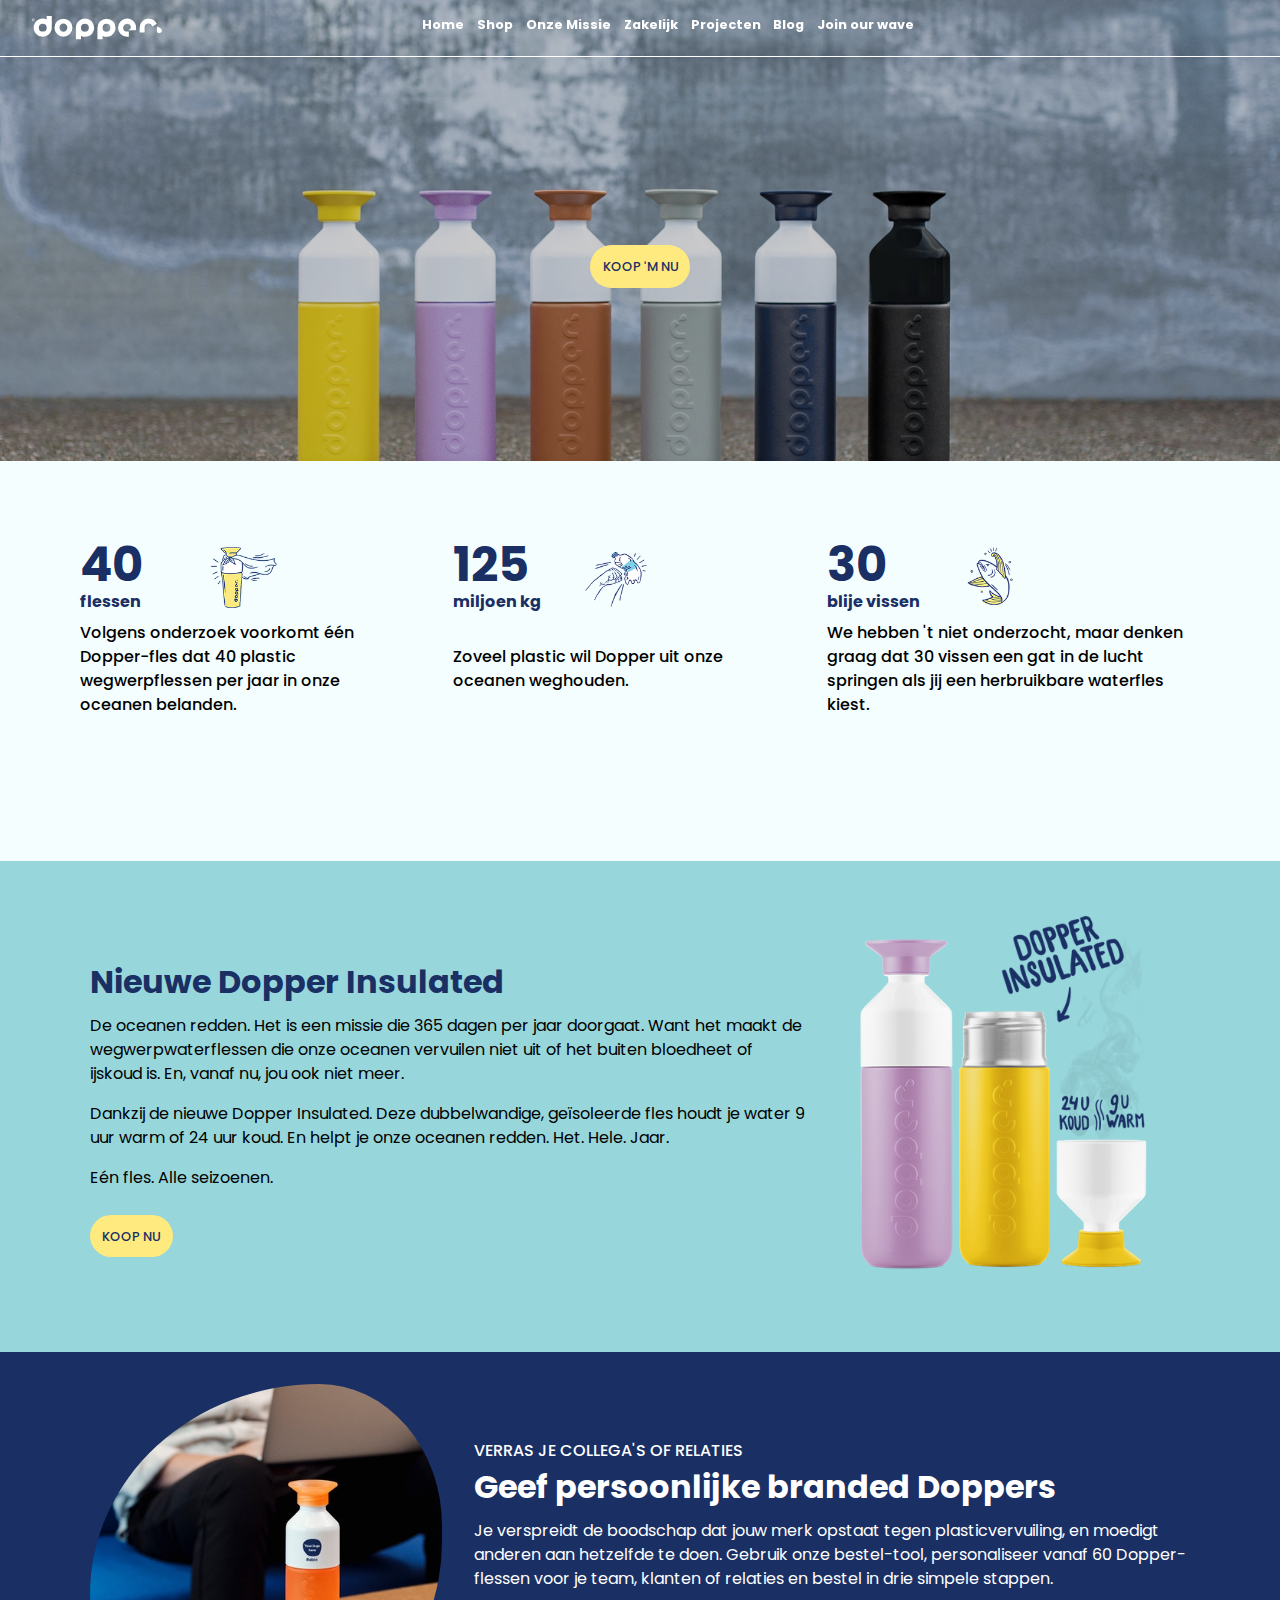
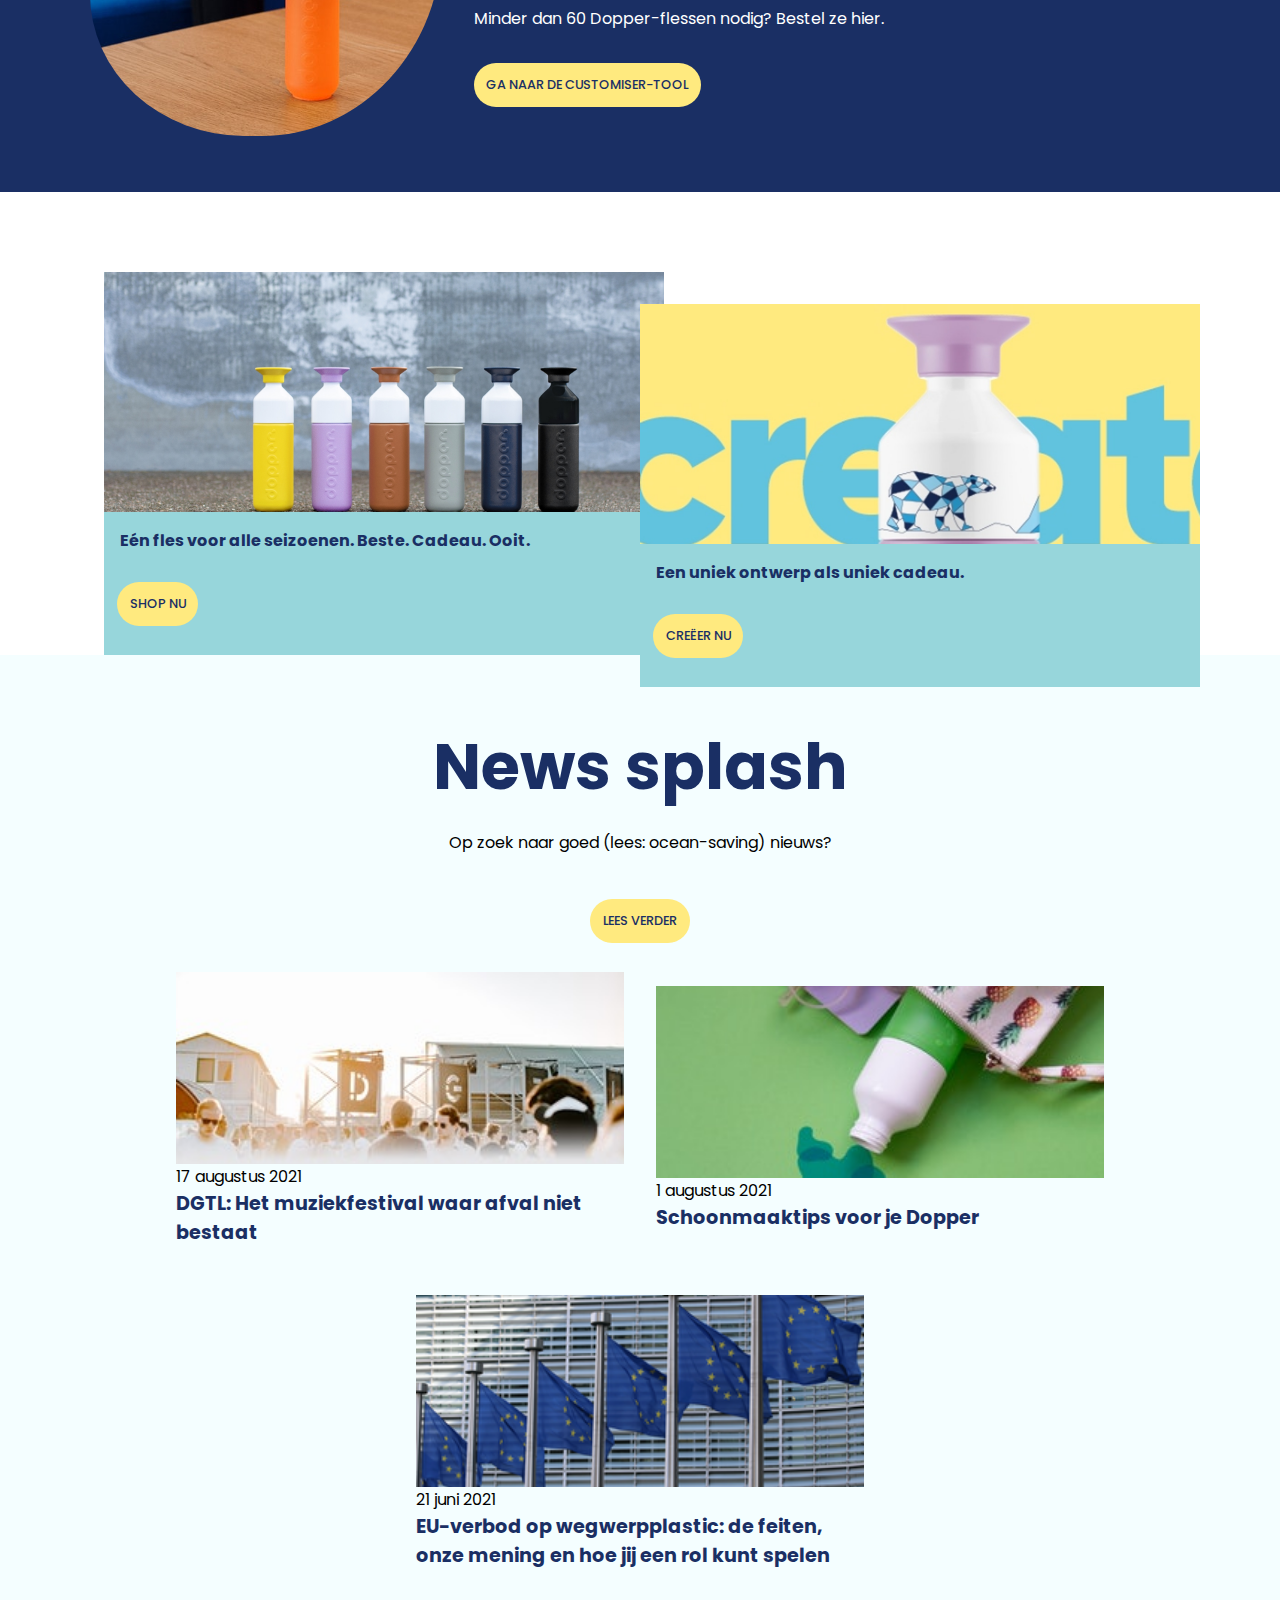
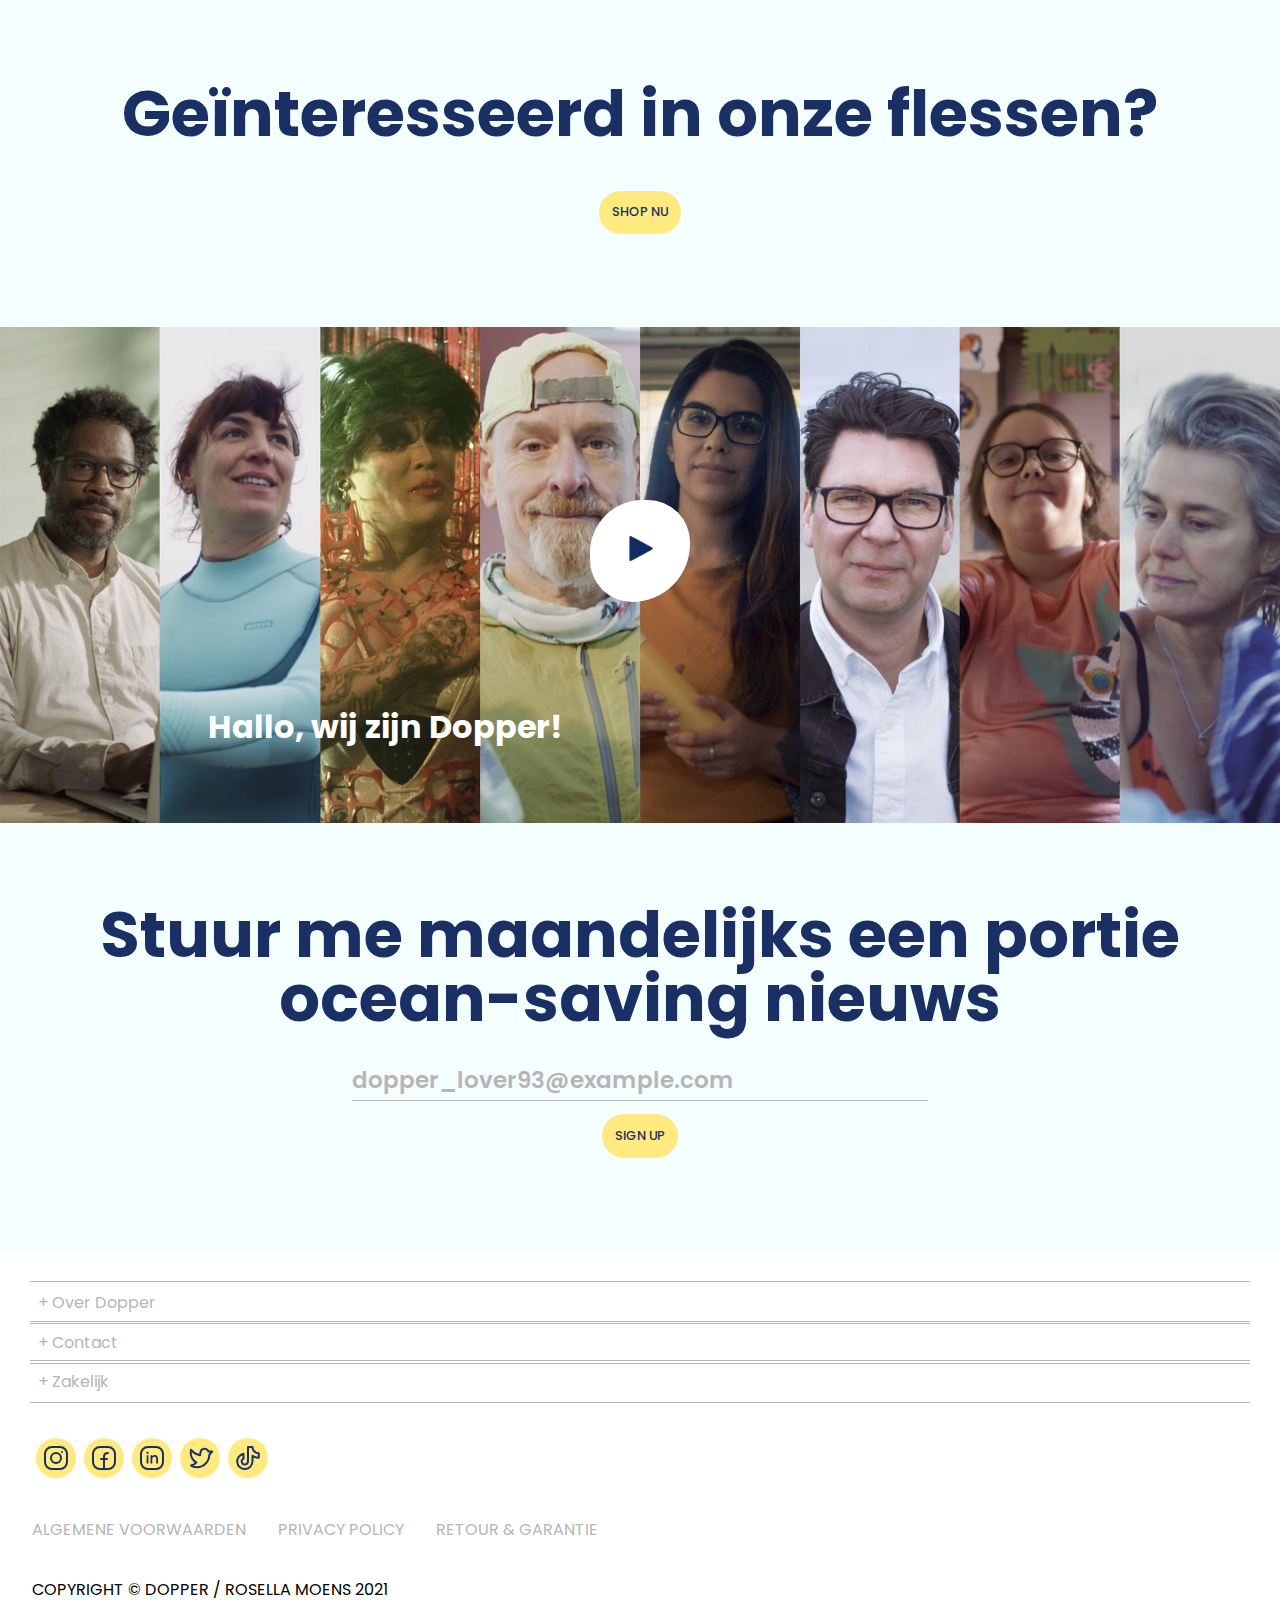
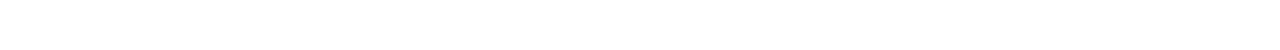
<file: index.html>
<!doctype html>
<html lang="nl">

<head>
	<meta charset="UTF-8">
	<meta name="author" content="jouw naam">
	<meta name="viewport" content="width=device-width, initial-scale=1">

	<title>Dopper ~ Rosella Moens</title>

	<link href="styles/style.css" rel="stylesheet">
	<link rel="preconnect" href="https://fonts.googleapis.com">
	<link rel="preconnect" href="https://fonts.gstatic.com" crossorigin>
	<link href="https://fonts.googleapis.com/css2?family=Poppins:ital,wght@0,100;0,200;0,300;0,400;0,500;0,600;0,700;0,800;0,900;1,100;1,200;1,300;1,400;1,500;1,600;1,700;1,800;1,900&display=swap" rel="stylesheet">
	<link rel="icon" type="image/svg+xml" href="images/dopper-favicon.png">
</head>

<body class="home">
	<header>
		<section>
			<a href="./index.html"><img src="./images/dopperwit.svg" alt="Dopper logo wit"></a> <!-- Logo -->
			<button><img src="./images/menu.png" alt="Hamburger menu"></button> <!-- Menu icon -->
		</section>
		<!-- Navigation -->
		<nav>
			<ul>
				<li><a href="#">Join our wave</a></li>
				<li><a href="./index.html">Home</a></li>
				<li><a href="./shop.html">Shop</a></li>
				<li><a href="#">Onze Missie</a></li>
				<li><a href="#">Zakelijk</a></li>
				<li><a href="#">Projecten</a></li>
				<li><a href="#">Blog</a></li>
			</ul>
		</nav>

		<!-- Intro text and button -->
		<section>
			<h1><span>Dopper</span> <span>Insulated.</span> <span>Beste.</span>  <span>Cadeau.</span> <span>Ooit.</span></h1>
			<a href="./shop.html">Koop 'm nu</a>
		</section>
	</header>
	<main>

		<!-- List with Dopper data -->
		<ul>
			<li>
				<h3><span>40</span> flessen</h3> <!-- span selects number to style seperately -->

				<img src="./images/dopperhero.png" alt="Dopperfles met cape">
				<p>Volgens onderzoek voorkomt één Dopper-fles dat 40 plastic wegwerpflessen per jaar in onze oceanen
					belanden.</p>
			</li>
			<li>
				<h3><span>125</span> miljoen kg</h3>
				<img src="./images/dopperpunch.png" alt="Wegslaan van een plastic fles">
				<p>Zoveel plastic wil Dopper uit onze oceanen weghouden.</p>
			</li>
			<li>
				<h3><span>30</span> blije vissen</h3>
				<img src="./images/dopperfish.png" alt="Blije vis">
				<p>We hebben 't niet onderzocht, maar denken graag dat 30 vissen een gat in de lucht springen als jij
					een herbruikbare waterfles kiest.</p>
			</li>
		</ul>

		<!-- Cards -->
		<section> <!-- Section 1 -->
			<div> <!-- div for flexing content later in media query -->
				<h2>Nieuwe Dopper Insulated</h2>
				<p>De oceanen redden. Het is een missie die 365 dagen per jaar doorgaat. Want het maakt de
					wegwerpwaterflessen die onze oceanen vervuilen niet uit of het buiten bloedheet of ijskoud is. En, vanaf
					nu, jou ook niet meer.
				</p>
				<p>Dankzij de nieuwe Dopper Insulated. Deze dubbelwandige, geïsoleerde fles houdt je water 9 uur warm of 24
				uur koud. En helpt je onze oceanen redden. Het. Hele. Jaar.
				</p>
				<p>Eén fles. Alle seizoenen.</p>
				<a href="#">Koop nu</a>
			</div>
			<img src="./images/dopper-insulated.png" alt="Dopper insulated, 24 uur koud en 9 uur warm">
		</section>
		<section> <!-- Section 2 -->
			<div> <!-- div for flexing content later in media query -->
				<h2>Geef persoonlijke branded Doppers</h2>
				<h3>Verras je collega's of relaties</h3>
				<p>Je verspreidt de boodschap dat jouw merk opstaat tegen plasticvervuiling, en moedigt anderen aan
					hetzelfde te doen. Gebruik onze bestel-tool, personaliseer vanaf 60 Dopper-flessen voor je team, klanten
					of relaties en bestel in drie simpele stappen.
				</p>
				<p>Minder dan 60 Dopper-flessen nodig? Bestel ze hier.</p>
				<a href="#">Ga naar de customiser-tool</a>
			</div>
			<img src="./images/branded-dopper.jpg" alt="Branded dopperfles">
		</section>

		<!-- Featured cards extra -->
		<section> <!-- Section 3 -->
			<article>
				<h3>Eén fles voor alle seizoenen. Beste. Cadeau. Ooit.</h3>
				<img src="./images/best-gift-ever.jpg" alt="Selectie doppers als cadeau">
				<a href="#">Shop nu</a>
			</article>
			<article>
				<h3>Een uniek ontwerp als uniek cadeau.</h3>
				<img src="./images/create-dopper.jpg" alt="Dopper customizen">
				<a href="#">Creëer nu</a>
			</article>
		</section>

		<!-- News 'splash' -->
		<section> <!-- Section 4 -->
			<h2>News splash</h2>
			<p>Op zoek naar goed (lees: ocean-saving) nieuws?</p>
			<a href="#">Lees verder</a>

			<ul>
				<li>
					<h3>DGTL: Het muziekfestival waar afval niet bestaat</h3>
					<img src="./images/dgtl-festival.jpg" alt="DGTL Festival">
					<time datetime="2021-08-17">17 augustus 2021</time>
				</li>
				<li>
					<h3>Schoonmaaktips voor je Dopper</h3>
					<img src="./images/schoonmaken-dopper.jpg" alt="Schoonmaken Dopperfles">
					<time datetime="2021-08-01">1 augustus 2021</time>
				</li>
				<li>
					<h3>EU-verbod op wegwerpplastic: de feiten, onze mening en hoe jij een rol kunt spelen</h3>
					<img src="./images/eu-flags.png" alt="EU vlaggen">
					<time datetime="2021-06-21">21 juni 2021</time>
				</li>
			</ul>
		</section>

		<!-- Shop link -->
		<section> <!-- Section 5 -->
			<h2>Geïnteresseerd in onze flessen?</h2>
			<a href="./shop.html">Shop nu</a>
		</section>

		<!-- Link to Dopper introvideo -->
		<section> <!-- Section 6 -->
			<h2>Hallo, wij zijn Dopper!</h2>
			<a href="#"><img src="./images/play.png" alt="Play knop"></a>
		</section>

		<!-- Newsletter -->
		<section> <!-- Section 7 -->
			<h2>Stuur me maandelijks een portie ocean-saving nieuws</h2>
			<form>
				<input type="email" name="email" id="email" placeholder="dopper_lover93@example.com" required>
				<button>Sign up</button>
			</form>
		</section>
	</main>

	<footer>
		<!-- Details and summary for FAQ -->
		<details>
			<summary>Over Dopper</summary>
			<ul>
				<li>
					<a href="#">Over Dopper</a>
				</li>
				<li>
					<a href="#">Onze projecten</a>
				</li>
				<li>
					<a href="#">Het team</a>
				</li>
			</ul>
		</details>

		<details>
			<summary>Contact</summary>
			<ul>
				<li>
					<a href="#">Contact</a>
				</li>
				<li>
					<a href="#">Help</a>
				</li>
				<li>
					<a href="#">Verkooppunten</a>
				</li>
			</ul>
		</details>

		<details>
			<summary>Zakelijk</summary>
			<ul>
				<li>
					<a href="#">Doppers bedrukken</a>
				</li>
				<li>
					<a href="#">Retail bestellingen</a>
				</li>
			</ul>
		</details>

		<!-- Socials buttons -->
		<ul>
			<li>
					<a href="#"><img src="./images/instagram-icon.svg" alt="Instagram icon"></a>
			</li>
			<li>
					<a href="#"><img src="./images/facebook-icon.svg" alt="Facebook icon"></a>
			</li>
			<li>
					<a href="#"><img src="./images/linkedin-icon.svg" alt="LinkedIn icon"></a>
			</li>
			<li>
					<a href="#"><img src="./images/twitter-icon.svg" alt="Twitter icon"></a>
			</li>
			<li>
					<a href="#"><img src="./images/tiktok-icon.svg" alt="TikTok icon"></a>
			</li>
		</ul>

		<!-- Terms & conditions, privacy policy etc.-->
		<ul>
			<li><a href="#">Algemene voorwaarden</a></li>
			<li><a href="#">Privacy Policy</a></li>
			<li><a href="#">Retour & garantie</a></li>
		</ul>

		<p>Copyright © Dopper / Rosella Moens 2021</p>
	</footer>

	<script src="scripts/script.js"></script>
</body>

</html>
</file>
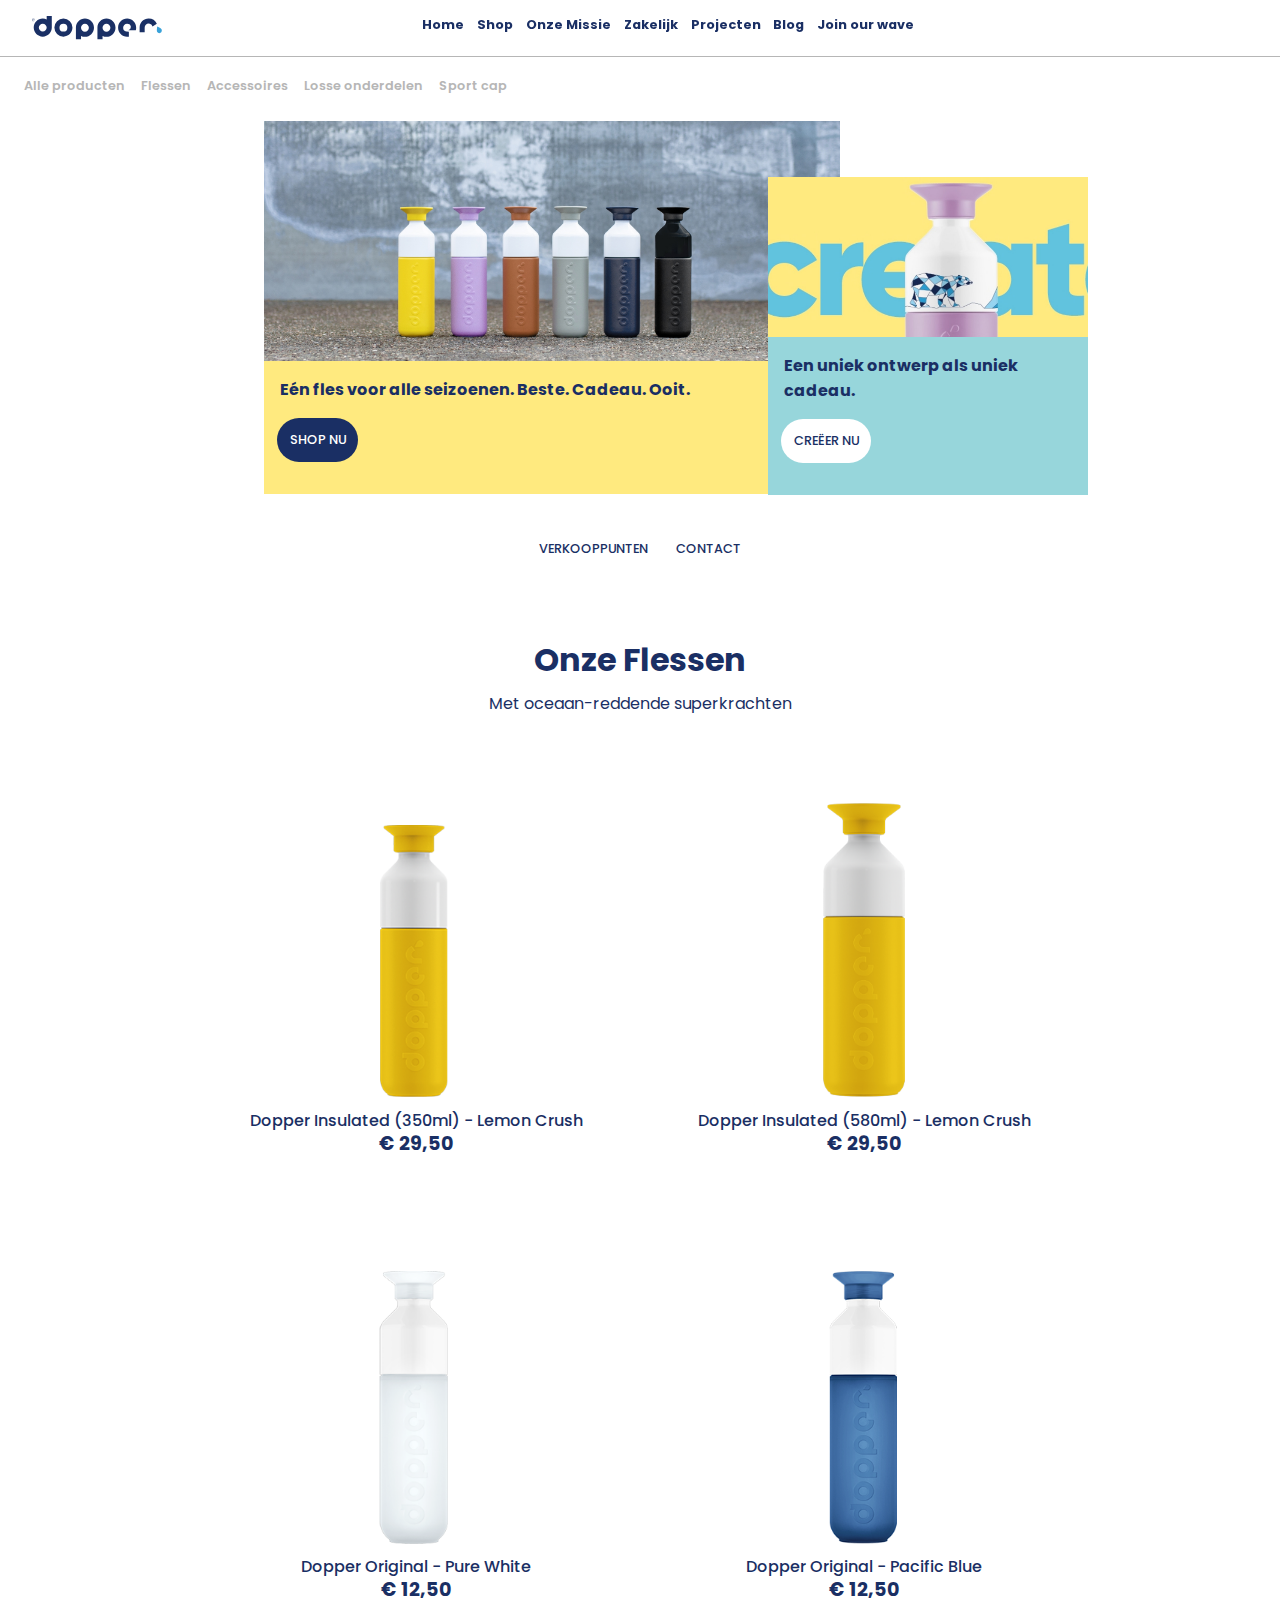
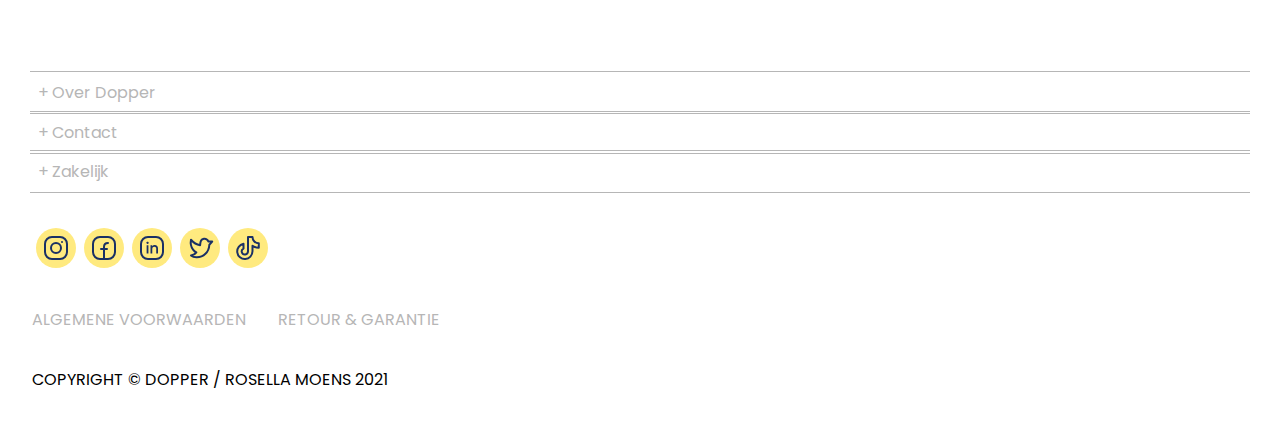
<file: shop.html>
<!doctype html>
<html lang="nl">

<head>
	<meta charset="UTF-8">
	<meta name="author" content="jouw naam">
	<meta name="viewport" content="width=device-width, initial-scale=1">

	<title>Shop Dopper ~ Rosella Moens</title>

	<link href="styles/style.css" rel="stylesheet">
	<link rel="preconnect" href="https://fonts.googleapis.com">
	<link rel="preconnect" href="https://fonts.gstatic.com" crossorigin>
	<link href="https://fonts.googleapis.com/css2?family=Poppins:ital,wght@0,100;0,200;0,300;0,400;0,500;0,600;0,700;0,800;0,900;1,100;1,200;1,300;1,400;1,500;1,600;1,700;1,800;1,900&display=swap" rel="stylesheet">
	<link rel="shortcut icon" href="./images/dopper-favicon.png">
</head>

<body class="shop">
	<header>
		<section>
			<a href="./index.html"><img src="./images/dopperblauw.svg" alt="Dopper logo blauw"></a> <!-- Logo -->
			<button><img src="./images/menu-white.png" alt="Hamburger menu"></button> <!-- Menu icon -->
		</section>
		<!-- Navigation -->
		<nav>
			<ul>
				<li><a href="#">Join our wave</a></li>
				<li><a href="./index.html">Home</a></li>
				<li><a href="./shop.html">Shop</a></li>
				<li><a href="#">Onze Missie</a></li>
				<li><a href="#">Zakelijk</a></li>
				<li><a href="#">Projecten</a></li>
				<li><a href="#">Blog</a></li>
			</ul>
		</nav>
	</header>
	<main>
		<section> <!--Section 1-->
			<ul>
				<li><a href="#">Alle producten</a></li>
				<li><a href="#">Flessen</a></li>
				<li><a href="#">Accessoires</a></li>
				<li><a href="#">Losse onderdelen</a></li>
				<li><a href="#">Sport cap</a></li>
			</ul>
		</section>

		<section> <!--Section 2-->
			<article>
				<h3>Eén fles voor alle seizoenen. Beste. Cadeau. Ooit.</h3>
				<img src="./images/best-gift-ever.jpg" alt="Selectie doppers als cadeau">
				<a href="#">Shop nu</a>
			</article>
			<article>
				<h3>Een uniek ontwerp als uniek cadeau.</h3>
				<img src="./images/create-dopper.jpg" alt="Dopper customizen">
				<a href="#">Creëer nu</a>
			</article>
		</section>

		<!-- Links -->
		<ul>
			<li><a href="#">Verkooppunten</a></li>
			<li><a href="#">Contact</a></li>
		</ul>

		<!-- Product overview-->
		<article>
			<h2>Onze Flessen</h2>
			<p>Met oceaan-reddende superkrachten</p>

			<ul>
				<li>
					<h4>Dopper Insulated (350ml) - Lemon Crush </h4>
					<p>€ 29,50</p>
					<a href="#">
						<img src="./images/yellow_dopper1.png" alt="Lemon crush Insulated Dopper small">
					</a>
					<svg viewBox="0 0 200 200" xmlns="http://www.w3.org/2000/svg"> <!--SVG made with site Blobmaker.app-->
						<path d="M48,-15.7C55,6,48.6,32,29.7,47.1C10.9,62.3,-20.3,66.5,-40.6,52.5C-60.9,38.6,-70.3,6.3,-61.7,-17.6C-53.2,-41.5,-26.6,-57,-3.1,-56C20.5,-55,40.9,-37.5,48,-15.7Z" transform="translate(100 100)" />
					</svg> 
				</li>
				<li>
					<h4>Dopper Insulated (580ml) - Lemon Crush </h4>
					<p>€ 29,50</p>
					<a href="#">
						<img src="./images/yellow_dopper2.png" alt="Lemon crush Insulated Dopper large">
					</a>
					<svg viewBox="0 0 200 200" xmlns="http://www.w3.org/2000/svg"> <!--SVG made with site Blobmaker.app-->
						<path d="M48,-15.7C55,6,48.6,32,29.7,47.1C10.9,62.3,-20.3,66.5,-40.6,52.5C-60.9,38.6,-70.3,6.3,-61.7,-17.6C-53.2,-41.5,-26.6,-57,-3.1,-56C20.5,-55,40.9,-37.5,48,-15.7Z" transform="translate(100 100)" />
					</svg>
				</li>
				<li>
					<h4>Dopper Original - Pure White </h4>
					<p>€ 12,50</p>
					<a href="#">
						<img src="./images/white_dopper1.png" alt="Pure white Original Dopper">
					</a>
					<svg viewBox="0 0 200 200" xmlns="http://www.w3.org/2000/svg"> <!--SVG made with site Blobmaker.app-->
						<path d="M48,-15.7C55,6,48.6,32,29.7,47.1C10.9,62.3,-20.3,66.5,-40.6,52.5C-60.9,38.6,-70.3,6.3,-61.7,-17.6C-53.2,-41.5,-26.6,-57,-3.1,-56C20.5,-55,40.9,-37.5,48,-15.7Z" transform="translate(100 100)" />
					</svg> 
				</li>
				<li>
					<h4>Dopper Original - Pacific Blue </h4>
					<p>€ 12,50</p>
					<a href="#">
						<img src="./images/blue_dopper1.png" alt="Pacific Blue Original Dopper">
					</a>
					<svg viewBox="0 0 200 200" xmlns="http://www.w3.org/2000/svg"> <!--SVG made with site Blobmaker.app-->
						<path d="M48,-15.7C55,6,48.6,32,29.7,47.1C10.9,62.3,-20.3,66.5,-40.6,52.5C-60.9,38.6,-70.3,6.3,-61.7,-17.6C-53.2,-41.5,-26.6,-57,-3.1,-56C20.5,-55,40.9,-37.5,48,-15.7Z" transform="translate(100 100)" />
					</svg> 
				</li>
			</ul>
		</article>
	</main>

	<footer>
		<!-- Details and summary for FAQ -->
		<details>
			<summary>Over Dopper</summary>
			<ul>
				<li>
					<a href="#">Over Dopper</a>
				</li>
				<li>
					<a href="#">Onze projecten</a>
				</li>
				<li>
					<a href="#">Het team</a>
				</li>
			</ul>
		</details>

		<details>
			<summary>Contact</summary>
			<ul>
				<li>
					<a href="#">Contact</a>
				</li>
				<li>
					<a href="#">Help</a>
				</li>
				<li>
					<a href="#">Verkooppunten</a>
				</li>
			</ul>
		</details>

		<details>
			<summary>Zakelijk</summary>
			<ul>
				<li>
					<a href="#">Doppers bedrukken</a>
				</li>
				<li>
					<a href="#">Retail bestellingen</a>
				</li>
			</ul>
		</details>

		<!-- Socials buttons -->

		<ul>
			<li>
				<a href="#"><img src="./images/instagram-icon.svg" alt="Instagram icon"></a>
			</li>
			<li>
				<a href="#"><img src="./images/facebook-icon.svg" alt="Facebook icon"></a>
			</li>
			<li>
				<a href="#"><img src="./images/linkedin-icon.svg" alt="LinkedIn icon"></a>
			</li>
			<li>
				<a href="#"><img src="./images/twitter-icon.svg" alt="Twitter icon"></a>
			</li>
			<li>
				<a href="#"><img src="./images/tiktok-icon.svg" alt="TikTok icon"></a>
			</li>
		</ul>

		<!-- Terms & conditions and Retour & warranty -->
		<ul>
			<li><a href="#">Algemene voorwaarden</a></li>
			<li><a href="#">Retour & garantie</a></li>
		</ul>

		<p>Copyright © Dopper / Rosella Moens 2021</p>
	</footer>

	<script src="scripts/script.js"></script>
</body>

</html>
</file>
<file: styles/style.css>
/**********************/
/* CSS DOCUMENT RESET */
/**********************/

/*CSS Reset http://meyerweb.com/eric/tools/css/reset/ */  
html, body, div, span, applet, object, iframe,
h1, h2, h3, h4, h5, h6, p, blockquote, pre,
a, abbr, acronym, address, big, cite, code,
del, dfn, em, img, ins, kbd, q, s, samp,
small, strike, strong, sub, sup, tt, var,
b, u, i, center,
dl, dt, dd, ol, ul, li,
fieldset, form, label, legend,
table, caption, tbody, tfoot, thead, tr, th, td,
article, aside, canvas, details, embed, 
figure, figcaption, footer, header, hgroup, 
menu, nav, output, ruby, section, summary,
time, mark, audio, video {
	margin: 0;
	padding: 0;
	border: 0;
	font-size: 100%;
	font: inherit;
	vertical-align: baseline;
}

/* CSS Document */
*, *::after, *::before, html {
  box-sizing:border-box;  
  padding: 0;
  margin: 0;
}



/*************************/
/* COLOR PALETTE IN ROOT */
/*************************/

:root {
  --brand-color-lightblue: RGB(244, 254, 255);
  --brand-color-darkblue: RGB(26, 47, 100);
  --brand-color-teal: RGB(151, 214, 219);
  --brand-color-yellow: RGB(255, 234, 127);
  --brand-color-white: white;
  --brand-color-black: black;
  --brand-color-lightgray: rgb(182, 182, 182);
  --brand-color-overlay: rgba(0, 0, 0, 0.2);
}



/*************************/
/* BODY AND GENERAL TEXT */
/*************************/

body {
  font-family: 'Poppins', sans-serif; /* font-family of all text */
}

h1 {
  margin-top: 2em;
  text-align: center;

  font-size: 1.75em;
  font-weight: 700;
  color: var(--brand-color-white);
}

h2 {
  font-weight: 700;
  font-size: 2em;
  text-align: center;
  line-height: 1;
  color: var(--brand-color-darkblue);
  padding-bottom: .5em;
}

h3 {
  font-weight: 700;
  color: var(--brand-color-darkblue);
}

p {
  text-align: left;
  line-height: 1.5;
  padding-bottom: 1em;
}



/****************/
/* HEADER + NAV */
/****************/

header { /* the whole header, including topbar, nav and banner */
  position: relative;
  width: 100%;
  height: auto;

  display: flex;
  flex-direction: column;
  align-items: center;
  justify-content: center;

  background-image: url("../images/homepage-header.jpg");
  background-position: center top;
  background-repeat: no-repeat;
  background-size: cover;
  box-shadow: inset 0 0 48em 15em var(--brand-color-overlay); /* use of a box-shadow so image will have black/transparent overlay */
}

header nav {
  display: flex;
  align-items: flex-start;
  flex-direction: column;  /* flex nav items underneath eachother */
}

header nav ul {
  padding: 4em 2em 2em 2em;

  position: fixed;
  left: 0;
  top: 0;
  bottom: 0;
  right: 0;

  list-style: none; /* deletes ::marker */
  background-color: var(--brand-color-white);

  line-height: 2.5;

  z-index: 4; /* places the nav ul above all content, but below the heading */
  transform: translateX(100%); /* moves nav 100% to the right (out of viewport) */
  transition: 0.5s; /* transition for showMenu */
}


header nav ul.showMenu {
  transform: translateX(0%); /* moves nav back to the original place (fills whole viewport) */
}

header nav ul li a {
  text-decoration: none; /* removes standard underline style */
  color: var(--brand-color-darkblue);
  font-size: 1.75em;
  font-weight: 700;
  opacity: 0.6;
}


header nav ul li a:active,
header nav ul li a:hover, 
header nav ul li a:focus { /* sets styles for hover on a's in nav*/
  opacity: 1;
  text-decoration: underline;
  text-decoration-thickness: .1em;
  text-decoration-style: solid;
  text-decoration-color: var(--brand-color-yellow);

  outline: none; /* deletes 'outline' setting of focus pseudoclass */
}

/* topbar */
header section:first-of-type {
  width: 100vw;
  position: fixed; /* make topbar in header fixed */
  top: 0;

  z-index: 5; /* fixed topbar should always be on front of all other content */

  padding: .5em 1.5em .5em 1.5em;

  display: flex;
  flex-direction: row; /* sets logo and hamburger button in row */
  justify-content: space-between;
  align-items: center;

  background-color: transparent;
  border-bottom: .04em solid var(--brand-color-white);
  
}

header section:first-of-type.scrollHeader { /* when scrolling, add .scrollHeader class (see JS) */
  background-color: var(--brand-color-white);
  border-bottom: .1em solid var(--brand-color-lightgray);
}

header section:first-of-type a {
  display: flex;
  align-items: center;
  justify-content: center;
}

header section:first-of-type a img { /* Dopper logo */
  height: 1.5em;
  width: auto;
}

header section:first-of-type button { /* nav button */
  border: none; /* reset default styles */
  background-color: transparent; /* reset default styles */
}

header section:first-of-type button:hover,
header section:first-of-type button:focus {
  transform: scale(1.2);
  transition: .2s ease-in;
}

header section:first-of-type button img {
  width: 2.5em;
  height: 2.5em;
  padding: .5em;

  background-color: var(--brand-color-white);
  border-radius: 2em;
}

header section:first-of-type button img.exitMenu { /* when menu is opened, add class exitMenu */
  background-color: var(--brand-color-darkblue);
}


header section:first-of-type button img.scrollHeader { /* when user scrolls, add class scrollHeader */
  background-color: var(--brand-color-darkblue);
}

/* header banner */
header section:nth-of-type(2) {
  display: flex;
  flex-direction: column; /* display text and a underneath eachother */
  align-items: center; /* & center them */
  justify-content: center;

  margin: 4em 2em 3em 2em;
}

header section:nth-of-type(2) h1 span {
  display: inline-block;

  transform: scale(0);
  animation: popup-headingBanner .4s cubic-bezier(.50 , .5, 0 , 1);
  animation-fill-mode: forwards; /* sets 100% keyframe as permanent styling */
}

/* each span after the first, has an animation delay */
header section:nth-of-type(2) h1 span:nth-of-type(2) {
  animation-delay: .4s;
}

header section:nth-of-type(2) h1 span:nth-of-type(3) {
  animation-delay: .8s;
}

header section:nth-of-type(2) h1 span:nth-of-type(4) {
  animation-delay: 1.2s;
}

header section:nth-of-type(2) h1 span:nth-of-type(5) {
  animation-delay: 1.6s;
}

/* animation for text pop-up in header banner */
@keyframes popup-headingBanner { /* text sizes up from bottom left */
  0% {
    transform: scale(0);
    transform-origin: bottom left;
  }
  100% {
    transform: scale(1);
    transform-origin: bottom left;
  }
}

header section:nth-of-type(2) a { /* link to shop page */
  font-size: 0.8em;
  text-decoration: none;
  font-weight: 500;
  text-transform: uppercase;

  color: var(--brand-color-darkblue);
  background-color: var(--brand-color-yellow);
  padding: 1em;
  margin: 1em;

  border-radius: 2em;
}

header section:nth-of-type(2) a:hover,
header section:nth-of-type(2) a:focus {
  padding: 1em 2em;

  font-weight: 600;

  background-color: var(--brand-color-white);
  transition: .5s ease-in-out;
}

header section:nth-of-type(2) a:active {
  box-shadow: .25em .25em .5em var(--brand-color-darkblue);
}

/**********/
/* FOOTER */
/**********/

footer {
  padding: 2em;
}

/* details + summary with custom styling */
footer details summary {
  cursor: pointer; /* add pointer cursor because it's an interactive element */

  padding: .5em;
  margin: -.1em;

  list-style-type: "+ "; /* sets custom list style to '+' */
  color: var(--brand-color-lightgray);
  border-top: .1em solid var(--brand-color-lightgray);
  border-bottom: .1em solid var(--brand-color-lightgray);
}

footer details summary:hover,
footer details summary:focus { /* hover and focus styling for summary */
  font-weight: 700;

  color: var(--brand-color-darkblue);
  border-top: .1em solid var(--brand-color-darkblue);
  border-bottom: .1em solid var(--brand-color-darkblue);

}

footer details[open] summary { /* when details is open */
  list-style-type: "- "; 
}

footer details[open] summary ~ * { /* select all items in summary */
  animation: openSummary .5s ease-in-out; 
}

@keyframes openSummary { /* animation fades in details from the left */
  0% {
    opacity: 0;
    transform: translateX(-5%); /* moves items to the left */
  }
  100% {
    opacity: 1;
    transform: translateX(0); /* moves items back (right) */
  } 
}

footer details ul {
  list-style-type: none;
  margin-left: 1em;
}

footer details ul li a {
  text-decoration: none;
  color: var(--brand-color-darkblue);
  font-weight: 500;
}

footer details ul li a:hover,
footer details ul li a:focus { /* hover and focus styling for links in details ul li */
  text-decoration: underline;
  text-decoration-thickness: .2em;
  text-decoration-color: var(--brand-color-yellow);
}

/* list with social media links */
footer > ul:first-of-type {
  display: flex;
  align-items: center; /* center content in section */
  justify-content: center;

  margin-top: 2em;

  text-decoration: none;
  list-style: none;
}

footer > ul:first-of-type li a {
  display: flex;
  align-items: center; /* center a in img, so background-color is even */
  justify-content: center;

  padding: .25em;
  margin: .25em;
  background-color: var(--brand-color-yellow);
  border-radius: 2em;
}

footer > ul:first-of-type li a:hover,
footer > ul:first-of-type li a:focus { /* hover and focus states for social media links */
  background-color: var(--brand-color-teal);
  transform: scale(1.2);
}

footer > ul:first-of-type li a:active { /* active state for social media links */
  box-shadow: .05em .05em .1em var(--brand-color-black);
}

/* extra links (terms & conditions, privacy policy & return policy) */
footer > ul:nth-of-type(2) {
  margin-top: 2em;
  list-style: none;
  padding-left: 1em; 
}

footer > ul:nth-of-type(2) li a {
  text-decoration: none;
  line-height: 2;

  color: var(--brand-color-lightgray);
  text-transform: uppercase;
}

footer > ul:nth-of-type(2) li a:hover,
footer > ul:nth-of-type(2) li a:focus { /* hover and focus states for extra links in footer */
  color: var(--brand-color-teal);
}

/* copyright text */
footer p {
  margin-top: 2em;
  text-transform: uppercase;
}



/**********************************************************/
/*                      HOME PAGE                         */
/**********************************************************/

/************/
/* MAIN HOME*/
/************/

main a, main form button { /* styles main a & button */
  font-family: 'Poppins', sans-serif;
  font-size: 0.8em;
  text-decoration: none;
  font-weight: 500;
  text-transform: uppercase;

  color: var(--brand-color-darkblue);
  background-color: var(--brand-color-yellow);
  padding: 1em;
  margin: 1em;
  border: none;

  border-radius: 2em;
}

main a:hover, 
main a:focus { /* hover and focus state styles for main a */
  padding: 1em 2em;

  font-weight: 600;

  background-color: var(--brand-color-white);
  transition: .5s ease-in-out;
}

main a:active {
  box-shadow: .25em .25em .5em var(--brand-color-darkblue);
}



/***************/
/* INFO DOPPER */
/***************/

/* selector for the direct ul child of the main element */
main > ul {
  list-style-type: none;
  background-color: var(--brand-color-lightblue);
  padding: 2em;
}

main > ul img {
  height: 4.5em;
  width: auto;
  margin-bottom: .5em;
}

main > ul p {
  font-weight: 500;
}

main > ul li {
  margin-bottom: 3em;
  display: flex;
  flex-wrap: wrap; /* puts h3, img next to eachother and wraps p down (mobile) */
}

main > ul li h3 {
  overflow-wrap: break-word; /* breaks h3 up into span and rest of h3 */
  width: 8em;
}

main > ul li h3 span { /* text in span (number) is styled differently*/
  font-size: 3em;
  line-height: 1;
  padding-right: 1em;
}



/*****************/
/* MAIN SECTIONS */
/*****************/

main section { /* general padding set for all sections */
  padding: 6.25% 6.25% 6.25% 6.25%;
}

main section p:last-of-type {
  padding-bottom: 2em; /* add padding to bottom of last p in a section*/
}

/* first section in main (home page): card 1 */ 
main section:first-of-type {
  display: flex;
  flex-direction: column;
  
  background-color: var(--brand-color-teal);
}

main section:first-of-type h2 {
  text-align: left;
}

main section:first-of-type img {
  margin-bottom: 1.5em;
  width: 80vw;
  /* puts image first in flex-order */
  order: -1;
}

main section:first-of-type a {
  width: fit-content;
  margin: 0;
}

/* second section in main (home page): card 2 */ 
main section:nth-of-type(2) {
  display: flex;
  flex-direction: column;

  background-color: var(--brand-color-darkblue);
  color: var(--brand-color-white);
}

main section:nth-of-type(2) div {
  display: flex;
  flex-direction: column;
}

main section:nth-of-type(2) h2, 
main section:nth-of-type(2) h3 {
  color: var(--brand-color-white);
  text-align: left;
  padding-bottom: .5em;
}

main section:nth-of-type(2) h3 {
  order: -1;
  text-transform: uppercase;
  font-weight: 500;
  font-size: 1em;
}

main section:nth-of-type(2) img {
  margin-bottom: 1.5em;
  width: 80vw;
  /* puts image first in flex-order */
  order: -2; 
  display: flex;
  justify-content: center;
  align-items: center;

  /* crops the image asymmetrically: roundness in 4 values */
  border-radius: 80% 54% 74% 54%;
}

main section:nth-of-type(2) a {
  width: fit-content;
  margin: 0;
}

/* third section in main (home page): 2 featured cards in section */ 
main section:nth-of-type(3) article {
  display: flex;
  flex-direction: column;
  align-items: flex-start;
  justify-content: flex-start;

  padding-bottom: 1em;

  background-color: var(--brand-color-teal);
}

main section:nth-of-type(3) article h3 {
  padding: 1em;
}

main section:nth-of-type(3) article img {
  width: 100%;

  order: -1;
}

main section:nth-of-type(3) article:first-of-type { /* 1st featured card */ 
  position: relative;
  right: 1.5em; /* move left */
  overflow-x: hidden;
}

main section:nth-of-type(3) article:nth-of-type(2) { /* 2nd featured card */ 
  position: relative;
  top: -1em; /* move up */
  left: 1.25em; /* move right */
  overflow-x: hidden;
}

/* fourth section in main (home page): news 'splash' */ 
main section:nth-of-type(4) {
  display: flex;
  flex-direction: column;
  justify-content: flex-start;
  align-items: center;

  background-color: var(--brand-color-lightblue);
}

main section:nth-of-type(4) h2 {
  text-align: center;
}

main section:nth-of-type(4) h2, 
main section:nth-of-type(5) h2,
main section:nth-of-type(7) h2 {
  font-size: 2.5em;
}

main section:nth-of-type(4) p {
  text-align: center;
}

main section:nth-of-type(4) ul { /* unordered list of news articles */
  display: flex;
  flex-direction: row;
  justify-content: center;
  align-items: center;
  flex-wrap: wrap;

  list-style: none;
}

main section:nth-of-type(4) ul li { 
  width: 80vw;

  display: flex;
  flex-direction: column; /* flex elements as column: li holds h3, img and time */
  margin: 1em 1em 2em 1em;
}

main section:nth-of-type(4) ul li h3 {
  font-size: 1.2em;
  font-weight: 700;
  order: 3; /*puts h3 underneath image and time*/
}

main section:nth-of-type(4) ul li img {
  width: 80vw;
  height: auto;
  padding: 0;

  order: 1; /* puts img above all*/ 
}

main section:nth-of-type(4) ul li time {
  order: 2; /*puts time underneath img and above h3*/
}

main section:nth-of-type(4) a:hover,
main section:nth-of-type(4) a:focus,
main section:nth-of-type(5) a:hover,
main section:nth-of-type(5) a:focus { /* hover and focus states for the buttons in sections 4 & 5 */
  padding: 1em 2em;

  font-weight: 600;

  background-color: var(--brand-color-teal);
  transition: .3s ease-in-out;
}

/* fifth section in main (home page): 'geinteresseerd in onze flessen?' */ 
main section:nth-of-type(5) {
  display: flex;
  flex-direction: column;
  align-items: center;
  justify-content: center;

  background-color: var(--brand-color-lightblue);
}

/* sixth section in main (home page): video banner */ 
main section:nth-of-type(6) {
  display: flex;
  justify-content: center;
  align-items: center;
  flex-direction: column;

  background-image: url("../images/dopper-brand-movie.jpg");
  background-position: center;
  background-repeat: no-repeat;
  background-size: 400%; 
  padding: 10em 0em 10em 0em;
}

main section:nth-of-type(6) h2 {
  position: relative; /* use position relative to place h2 bottom right of the section */ 
  top: 4.25em;
  right: 1.5em;
  order: 2;

  width: 60vw;

  text-align: left;
  color: var(--brand-color-white);
}

main section:nth-of-type(6) a { /* link is a blob with a play icon (main section:nth-of-type(6) a img) */ 
  background-color: var(--brand-color-white);
  padding: 2.8em 2.8em 2.8em 3em;
  border-radius: 10em 8em 11em 8em;

  transition: .3s ease-in; /* transition for hover & focus states */
}

main section:nth-of-type(6) a:hover,
main section:nth-of-type(6) a:focus {
  background-color: var(--brand-color-teal);
  border-radius: 8em 10em 8em 11em;
  transform: scale(1.1);
}

main section:nth-of-type(6) a img {
  width: 2em;
  height: auto;
}

/* seventh section in main (home page): newsletter signup */ 
main section:nth-of-type(7) {
  padding-top: 5em;

  background-color: var(--brand-color-lightblue);
}

main section:nth-of-type(7) form { 
  display: flex;
  flex-direction: column; /* place form elements (input & button) underneath eachother with flex */
  align-items: center;
  justify-content: center;
}

main section:nth-of-type(7) form input[type=email] { /* email input */
  width: 95%;
  height: 2em;

  font-family: 'Poppins', sans-serif; /* set font: delete default styling */
  font-size: 1.2em;
  font-weight: 700;
  color: var(--brand-color-darkblue); /* text that is typed in input, will be darkblue and bold */

  border: none;
  border-bottom: .1em solid var(--brand-color-lightgray);
  background-color: var(--brand-color-lightblue);
}

main section:nth-of-type(7) form input[type=email]::placeholder { /* style just the placeholder */
  font-family: 'Poppins', sans-serif; /* set font: delete default styling */
  font-size: 1.2em;
  font-weight: 600;
  color: var(--brand-color-lightgray); 
}

main section:nth-of-type(7) button:hover,
main section:nth-of-type(7) button:focus {
  cursor: pointer;

  padding: 1em 2em;

  font-weight: 600;

  background-color: var(--brand-color-teal);
  transition: .5s ease-in-out;
}

main section:nth-of-type(7) button:active {
  box-shadow: .25em .25em .5em var(--brand-color-darkblue);
}



/**********************************************************/
/*                          SHOP PAGE                     */
/**********************************************************/

/************************/
/* HEADER CUSTOM STYLES */
/************************/
/* topbar */
.shop header section:first-of-type {
  background-color: var(--brand-color-white);
  border-bottom: .1em solid var(--brand-color-lightgray);
}

.shop header section:first-of-type button img { /* hamburger menu icon */
  background-color: var(--brand-color-darkblue);
}

.shop header nav ul li a {
  color: var(--brand-color-darkblue);

}
 


/************/
/* MAIN SHOP*/
/************/
.shop main {
  color: var(--brand-color-darkblue); /* text color is standard darkblue */
}



/**********************/
/* MAIN SHOP SECTIONS */
/**********************/

/* first section in main (shop page): links to products */ 
.shop main section:first-of-type {
  background-color: var(--brand-color-white);
  margin: 3em 0 0 0;
  padding: 0 1em 0 1em;
}

.shop main section:first-of-type ul {
  display:flex;
  flex-direction: row;
  list-style-type: none;

  overflow-x: scroll;
}

.shop main section:first-of-type ul li {
  margin: .5em;
  white-space: nowrap;
}

.shop main section:first-of-type ul li a {
  padding: 0;
  margin: 0;

  font-weight: 600;
  text-transform: initial; /* text is default, instead of uppercase */

  color: var(--brand-color-lightgray);
  background-color: initial; /* reset background-color to standard white */
  border-radius: 0;
}

.shop main section:first-of-type ul li a:active,
.shop main section:first-of-type ul li a:hover,
.shop main section:first-of-type ul li a:focus { /* active, hover & focus states for links to products */
  box-shadow: none; /* reset box-shadow that's on the a's on the main */
  color: var(--brand-color-darkblue);
  transform: scale(1.1);
}

.shop main section:nth-of-type(2) {
  display: flex;
  flex-direction: column;
  align-items: center;
  justify-content: center;
  
  background-color: var(--brand-color-white);
}

.shop main section:nth-of-type(2) article {
  display: flex;
  flex-direction: column; 
  align-items: flex-start;
  justify-content: flex-start;

  width: 75vw;

  padding-bottom: 2em;
}

.shop main section:nth-of-type(2) article img {
  width: 100%;
  order: -2; /* places image in flow before h3 & a */
  margin-bottom: 0;

  border-radius: 0;
}

.shop main section:nth-of-type(2) article h3 {
  font-weight: 700;
  font-size: 1em;
  text-transform: initial;

  color: var(--brand-color-darkblue);
  padding: 1em;
}

.shop main section:nth-of-type(2) article a {
  margin-left: 1em;
}

.shop main section:nth-of-type(2) article:first-of-type { /* first featured card */
  position: relative;
  /* not moved, so it's centered (mobile) */
  background-color: var(--brand-color-yellow);
}

.shop main section:nth-of-type(2) article:first-of-type a {
  background-color: var(--brand-color-darkblue); /* different colors for contrast */
  color: var(--brand-color-white);
}

.shop main section:nth-of-type(2) article:nth-of-type(2) { /* second featured card */
  position: relative;
  top: -1.2em; /* move up */
  left: 1em; /* move right */
  overflow-x: hidden;

  background-color: var(--brand-color-teal);
}

.shop main section:nth-of-type(2) article:nth-of-type(2) a {
  background-color: var(--brand-color-white); /* different colors for contrast */
  color: var(--brand-color-darkblue);
}

/* ul with links */
.shop main > ul { /* selector for direct ul child of parent main on shop page*/
  display: flex; 
  flex-direction: row;
  justify-content: center;
  align-items: center;

  background-color: initial; /* resets background-color to default white */
  padding-top: 0;
}

.shop main > ul li {
  list-style-type: none;
  margin: 0;
}

.shop main > ul li a {
  padding: 0 1em 0 0;
  margin: 0;

  font-family: 'Poppins', sans-serif;
  font-size: 0.8em;
  text-decoration: none;
  font-weight: 500;
  text-transform: uppercase;

  color: var(--brand-color-darkblue);
  background-color: initial;
  border-radius: 0;
}

.shop main >  ul li a:active,
.shop main >  ul li a:focus { /* active & focus states for links */
  box-shadow: none; /* reset box-shadow from main a:focus/active */

  color: var(--brand-color-teal);
  font-weight: 600;
  transform: scale(1.2);
}

.shop main >  ul li a:hover { /* hover state for links */
  color: var(--brand-color-teal);
  text-decoration: .2em underline;
  text-decoration-color: var(--brand-color-yellow);
}

/* article 1 product overview on shop page */
.shop main > article:first-of-type {
  display: flex;
  flex-direction: column;
  justify-content: center;
  align-items: center;

  margin-top: 2.5em;
}


.shop main > article:first-of-type ul {
  display: grid;
  grid-template-columns: repeat(2, 45vw);

  list-style-type: none;

  overflow-x: hidden;
}

.shop main > article:first-of-type ul li {
  display: flex;
  flex-direction: column;
  justify-content: center;
  align-items: center;

  /*position relative so we can place the svg inside the li container*/
  position: relative;

  text-align: center;

  line-height: 1.8;
}

.shop main > article:first-of-type ul li h4 {
  font-size: 1em;
  font-weight: 500;
  line-height: 1.2;
} 

.shop main > article:first-of-type ul li p {
  font-size: 1.2em;
  font-weight: 700;
}

.shop main > article:first-of-type ul li a {
  background-color: transparent;
  padding: 0;
  margin: 0;

  border: none;
  border-radius: 0;
  text-decoration: none;

  order: -2; /* position img/a above title and price of the product */
}

.shop main > article:first-of-type ul li a:active,
.shop main > article:first-of-type ul li a:focus {
  box-shadow: none;
}

.shop main > article:first-of-type ul li img {
  width: 10em;
  height: auto;
}

.shop main > article:first-of-type ul li svg { /* blob */
  width: 15em;
  padding: .4em;

  z-index: -1; /* position svg behind the photo of the dopper bottle */
  position: absolute;
  bottom: 5em;

  opacity: 0;
}

/* styles for SVG's on shop page */
.shop main > article:first-of-type ul li:hover svg,
.shop main > article:first-of-type ul li a:active svg,
.shop main > article:first-of-type ul li a:focus svg{
  animation-name: blob-easeIn, blob-changingBlob;
  animation-duration: 20s, 10s;
  animation-iteration-count: 1, infinite;
}

.shop main > article:first-of-type ul li:first-of-type svg,
.shop main > article:first-of-type ul li:nth-of-type(2) svg { 
  fill: var(--brand-color-yellow); /* fill svg for dopper color lemon crush with brand yellow */
}

.shop main > article:first-of-type ul li:nth-of-type(3) svg {
  fill: var(--brand-color-lightgray); /* fill svg for dopper color pure white with brand lightgray */
}

.shop main > article:first-of-type ul li:nth-of-type(4) svg {
  fill: var(--brand-color-darkblue); /* fill svg for dopper color pacific blue with brand darkblue */
}

/* blob animations */
@keyframes blob-easeIn { /* animate ease-in and ease-out blob when hovering */
  0% {
    opacity: 0;
  }
  5% {
    opacity: 0.7;
  }
  90% {
    opacity: 0.7;
  }
  100% {
    opacity: 0;
  }
}

@keyframes blob-changingBlob { /* animate blob while its being hovered or active */
  0% {
    transform: scale(1) translateX(0) translateY(0);
  }
  30% {
    transform: scale(0.95) translateX(2%) translateY(2%);
  }
  60% {
    transform: scale(1.02) translateX(2%) translateY(3%);
  }
  100% {
    transform: scale(1) translateX(0) translateY(0);
  }
}





/**********************************************************/
/*                    MEDIA QUERIES                       */
/**********************************************************/

/* from breakpoint: tablet format (min-width = 768px) */
@media only screen and (min-width: 768px) {
  /***********/
  /* GENERAL */
  /***********/

  h1 {
    font-size: 2.5em;
  }



  /****************/
  /* HEADER + NAV */
  /****************/

  header {
    background-size: 150%;
    box-shadow: inset 0 0 15em 25em var(--brand-color-overlay);
  }

  header section:first-of-type {
    padding: 1em;
  }

  header section:first-of-type button {
    display: none;
  }

  header nav {
    position: relative;
  }

  header nav ul { /* restyle the ul for min-width = 768px and beyond */
    display: flex;
    flex-direction: row; /* all li in a row */

    white-space: nowrap; /* don't wrap words, text is on 1 line */

    padding: 0;

    position: fixed; /* fix nav to the top */
    left: calc(65vw / 2);
    top: initial;
    bottom: initial;
    right: initial;
    z-index: 10; /* place above all */
    margin-top: 1em;

    list-style: none;
    background-color: transparent;

    line-height: 1;

    transform: translateX(0%); /* replace in screen */
  }

  header nav ul li:first-of-type { /* 'Join our wave' is placed most right */
    order: 5; 
  }

  header nav ul li a {
    font-size: .8em;
    padding: 0 .5em;
    color: var(--brand-color-white);
    opacity: 1;
  }

  header nav ul li a:active,
  header nav ul li a:hover, 
  header nav ul li a:focus { /* active, hover & focus states for links in nav */
    text-decoration-thickness: .25em;
  }

  header nav ul.blueText a {
    color: var(--brand-color-darkblue);
  }

  header section:nth-of-type(2) {
    margin: 10em 0; /* creates space so background-image can be larger */
  }

    

  /**********/
  /* FOOTER */
  /**********/

  /* list with social media links */
  footer > ul:first-of-type {
    align-items: flex-start; 
    justify-content: flex-start;
  }

  /* extra links (terms & conditions, privacy policy & return policy) */
  footer > ul:nth-of-type(2) {
    display: flex; /* places links in row */

    padding-left: 0;
  }

  footer > ul:nth-of-type(2) li {
    margin-right: 2em; /* add space between list items */
  }



  /*************/
  /* MAIN HOME */
  /*************/

  /* info dopper list */
  main > ul {
    padding: 5em;
    display: grid;
    justify-content: center;
    grid-template-columns: repeat(2, 1fr); /* create a 2 column layout with a grid */
  }

  main > ul li {
    padding: 0 3em 0 0;
    max-width: 25em;
  }

  main > ul li:last-of-type {
    padding: 0;
  }

  /* cards */
  main section:first-of-type,
  main section:nth-of-type(2) {
    flex-direction: row;
    align-items: center;

    padding: 3em 7%;
  }

  main section:first-of-type img,
  main section:nth-of-type(2) img {
    width: 45vw;
    height: fit-content;

    float: right;
  }

  main section:first-of-type img {
    order: 1;
    padding-left: 1em;

  }

  main section:nth-of-type(2) img { 
    padding-right: 2em;
  }

  /* section with 2 featured cards */
  main section:nth-of-type(3) {
    padding-bottom: 0;
  }

  main section:nth-of-type(3) article {
    width: 50vw;
  }

  main section:nth-of-type(3) article:first-of-type {
    right: -1.5em;
  }

  main section:nth-of-type(3) article:first-of-type img,
  main section:nth-of-type(3) article:nth-of-type(2) img {
    width: 50vw;
    height: 10em;
    object-fit: cover; /* use object-fit to fit img inside set width & height */
    object-position: center top;
  }

  main section:nth-of-type(3) article:nth-of-type(2) {
    top: -5em;
    left: 18em;
    overflow-x: hidden;
  }

  /* news splash with news articles */
  main section:nth-of-type(4) ul li {
    width: 35vw;
  }

  main section:nth-of-type(4) ul li img {
    width: 35vw;
    height: 12em;
    object-fit: cover; /* use object-fit to fit img inside set width & height */
  }

  main section:nth-of-type(4) h2, 
  main section:nth-of-type(5) h2,
  main section:nth-of-type(7) h2 {
    font-size: 3em;
  }

  /* video img banner */
  main section:nth-of-type(6) {
    background-size: 200%; /* displays a wider view of the banner img */
  }

  main section:nth-of-type(7) form input[type=email] { /*the email input*/
    width: 30em; /* change width, so it's not getting wider any longer */
  }



  /*************/
  /* MAIN SHOP */
  /*************/

  /* list of links of products */
  .shop main section:first-of-type ul {
    overflow-x: initial;
    padding: 1em 0;
  }

  /* section with 2 featured cards (shop) */
  .shop main section:nth-of-type(2) { 
    position: relative; /* position = relative to place the second article inside this container */
    flex-direction: row;

    padding-top: 0;
  }

  .shop main section:nth-of-type(2) article:first-of-type {
    position: relative;
    right: 6em; /* move left */
    top: 0; /* set at top */

    width: 35em; /* set width bigger than article 2 */
  }

  .shop main section:nth-of-type(2) article:first-of-type img {
    width: 38em;
    height: 15em;
    object-fit: cover;
    object-position: center top;
  }

  .shop main section:nth-of-type(2) article:nth-of-type(2) {
    position: absolute;
    left: 60%; /* move right*/
    top: 3.5em; /* move down */
    width: 20em;
  }

  .shop main section:nth-of-type(2) article:nth-of-type(2) img {
    width: 25em;
    height: 10em;
    object-fit: cover; 
    object-position: center top;
  }

  /* links extra */
  .shop main > ul {
    padding-bottom: 1em;
  }

  .shop main > ul li,
  .shop main > ul li a {
    padding: 0;
    margin: .5em;
  }
  
  /* product overview */
  .shop main > article:first-of-type ul li img {
    width: 20em;
  }
  
  .shop main > article:first-of-type ul li svg {
    width: 25em;
  }
}  

/* from breakpoint: laptop format (min-width = 1024px) */
@media only screen and (min-width: 1024px) {
  /***********/
  /* GENERAL */
  /***********/
  
  h1 {
    font-size: 3em;
    margin-top: 0;
  }



  /****************/
  /* HEADER + NAV */
  /****************/
  header {
    background-size: 100%;
  }

  header section:first-of-type {
    padding: 1em 2em;
  }

  /* header nav ul {
    left: calc(60% / 2);

  } */



  /*************/
  /* MAIN HOME */
  /*************/

  /* list dopper info */
  main > ul {
    grid-template-columns: repeat(3, 1fr);
  }

  /* card 1 & card 2 */
  main section:first-of-type,
  main section:nth-of-type(2) {
    padding: 2em 7%;
  }

  main section:first-of-type img,
  main section:nth-of-type(2) img {
    width: 30vw;
  }

  /* section with 2 featured cards */
  main section:nth-of-type(3) {
    display: flex;
    flex-direction: row;
  }

  main section:nth-of-type(3) article:nth-of-type(2) {
    left: 0;
    top: 2em;
  }

  main section:nth-of-type(3) article:first-of-type img,
  main section:nth-of-type(3) article:nth-of-type(2) img {
    height: 15em;
  }

  /* news splash */
  main section:nth-of-type(4) {
    padding-bottom: 0;
  }

  main section:nth-of-type(4) h2, 
  main section:nth-of-type(5) h2,
  main section:nth-of-type(7) h2 {
    font-size: 4em;
  }

  /* video img banner */
  main section:nth-of-type(6) {
    background-size: 100%
  }

  main section:nth-of-type(6) h2 {
    top: 3em;
  }



  /*************/
  /* MAIN SHOP */
  /*************/
  
  /* product overview */
  .shop main > article:first-of-type {
    padding: 1em 10%;
  }

  .shop main > article:first-of-type ul {
    grid-template-columns: repeat(2, 35vw);
  }

}
</file>
